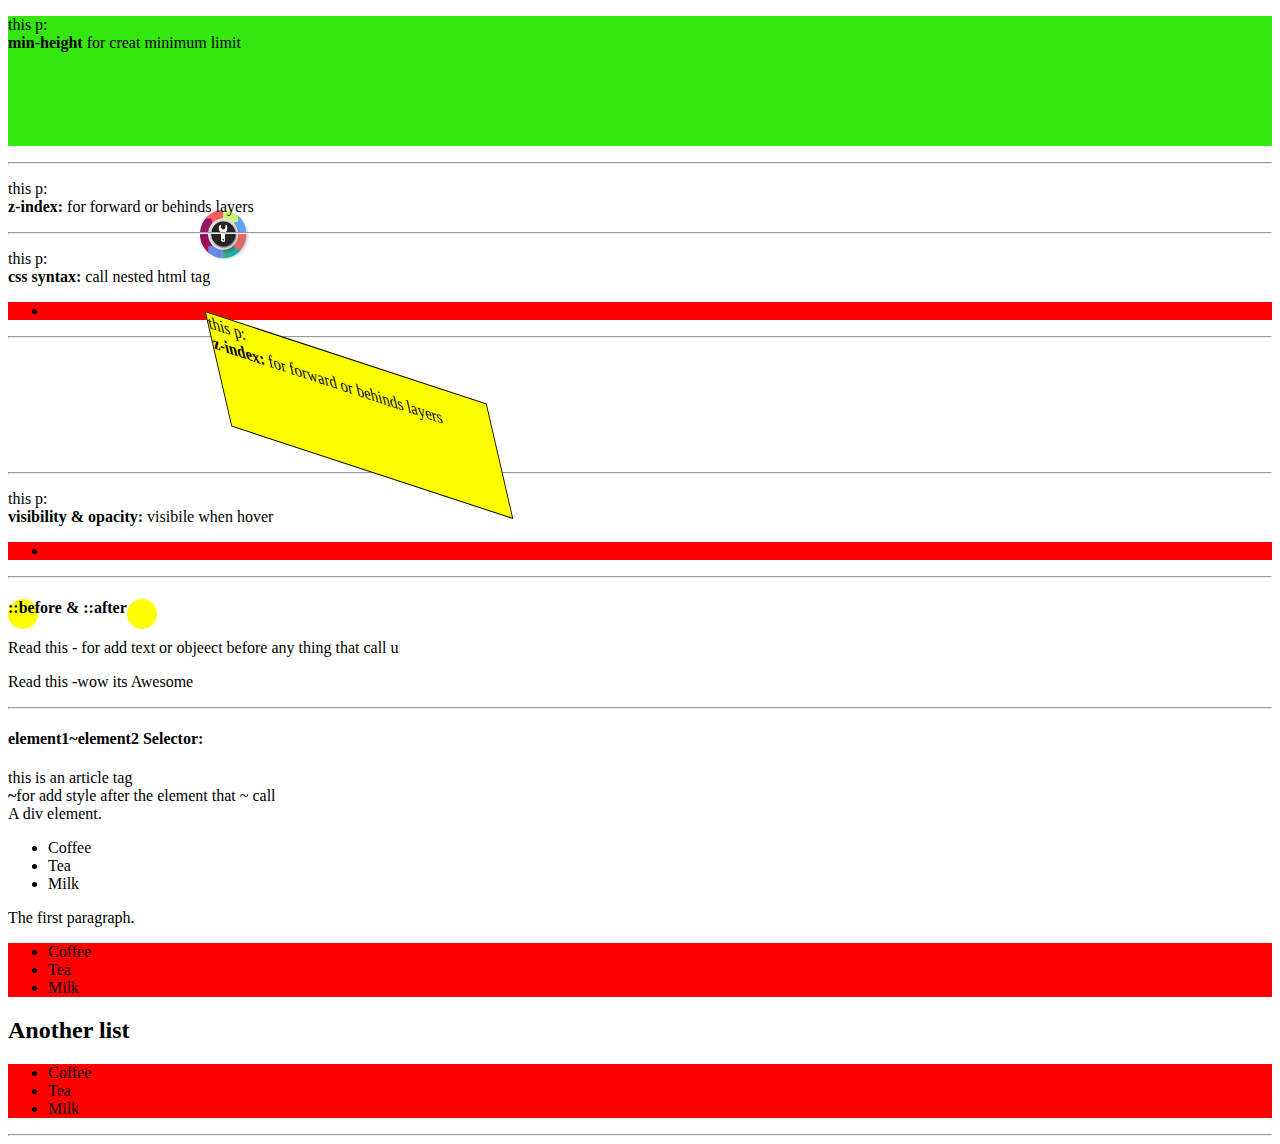
<file: 00-css-steps-learning/index.html>
<!DOCTYPE html>
<html lang="en">
<head>
	<meta charset="UTF-8">
	<meta name="viewport" content="width=device-width, initial-scale=1.0">
	<!-- link fontAwesome -->
	<link rel="stylesheet" href="https://cdnjs.cloudflare.com/ajax/libs/font-awesome/4.7.0/css/font-awesome.css" integrity="sha512-5A8nwdMOWrSz20fDsjczgUidUBR8liPYU+WymTZP1lmY9G6Oc7HlZv156XqnsgNUzTyMefFTcsFH/tnJE/+xBg==" crossorigin="anonymous" />
	<!-- css file -->
	<link rel="stylesheet" type="text/css" href="./style.css">
	<!-- temp code live prewie -->
	<script>document.write('<script src="http://' + (location.host || 'localhost').split(':')[0] + ':35729/livereload.js?snipver=1"></' + 'script>')</script>

	<!-- font link -->
	<link rel="stylesheet" href="http://cdn.font-store.ir/yekan.css">

	<title>Creative css Navigation</title>

</head>
	
	<!-- one -->
	<div class="container1">
		<p class="ex1">this p:<br> <b>min-height</b> for creat minimum limit </p>
	</div>
	<hr>
	<!-- tow -->
	<div class="container2">
		<p class="ex2">this p:<br> <b>z-index:</b> for forward or behinds layers</p>
		<img src="./logo-min.jpg" />
	</div>
	<hr>
	<!-- three -->
	<div class="container3">
		<p class="ex2">this p:<br> <b>css syntax:</b> call nested html tag </p>
		<ul>
			<li class="list active">
				<a href="#" >
					<span class="icon"><i class="fa fa-home" aria-hidden="true"></i></span>
				</a>
			</li>
		</ul>
	</div>
	<hr>
	<!-- four -->
	<div class="container4">
		<p class="ex4">this p:<br> <b>z-index:</b> for forward or behinds layers</p>
	</div>
	<hr>
	<!-- five -->
	<div class="container5">
		<p class="ex2">this p:<br> <b>visibility & opacity:</b> visibile when hover </p>
		<ul>
			<li class="list active">
				<a href="#" >
					<span class="title">خانه </span>
				</a>
			</li>
		</ul>
	</div>
	<hr/>
	<!-- six -->
	<div class="container6">
		<h4>::before & ::after</h4>
		<p class="ex6"> for add text or objeect before any thing that call u</p>
		<p>wow its Awesome</p>
	</div>
	<hr>
	<!-- seven -->
	<div class="container7">
		<h4>element1~element2 Selector:</h4>
		<article class="ex6"> this is an article tag <br/><b>~</b>for add style after the element that ~ call</article>
		<div>A div element.</div>
		<ul>
		  <li>Coffee</li>
		  <li>Tea</li>
		  <li>Milk</li>
		</ul>

		<p>The first paragraph.</p>
		<ul>
		  <li>Coffee</li>
		  <li>Tea</li>
		  <li>Milk</li>
		</ul>

		<h2>Another list</h2>
		<ul>
		  <li>Coffee</li>
		  <li>Tea</li>
		  <li>Milk</li>
		</ul>
		</div>
		<hr>
	<!--  -->

</body>
</html>
</file>
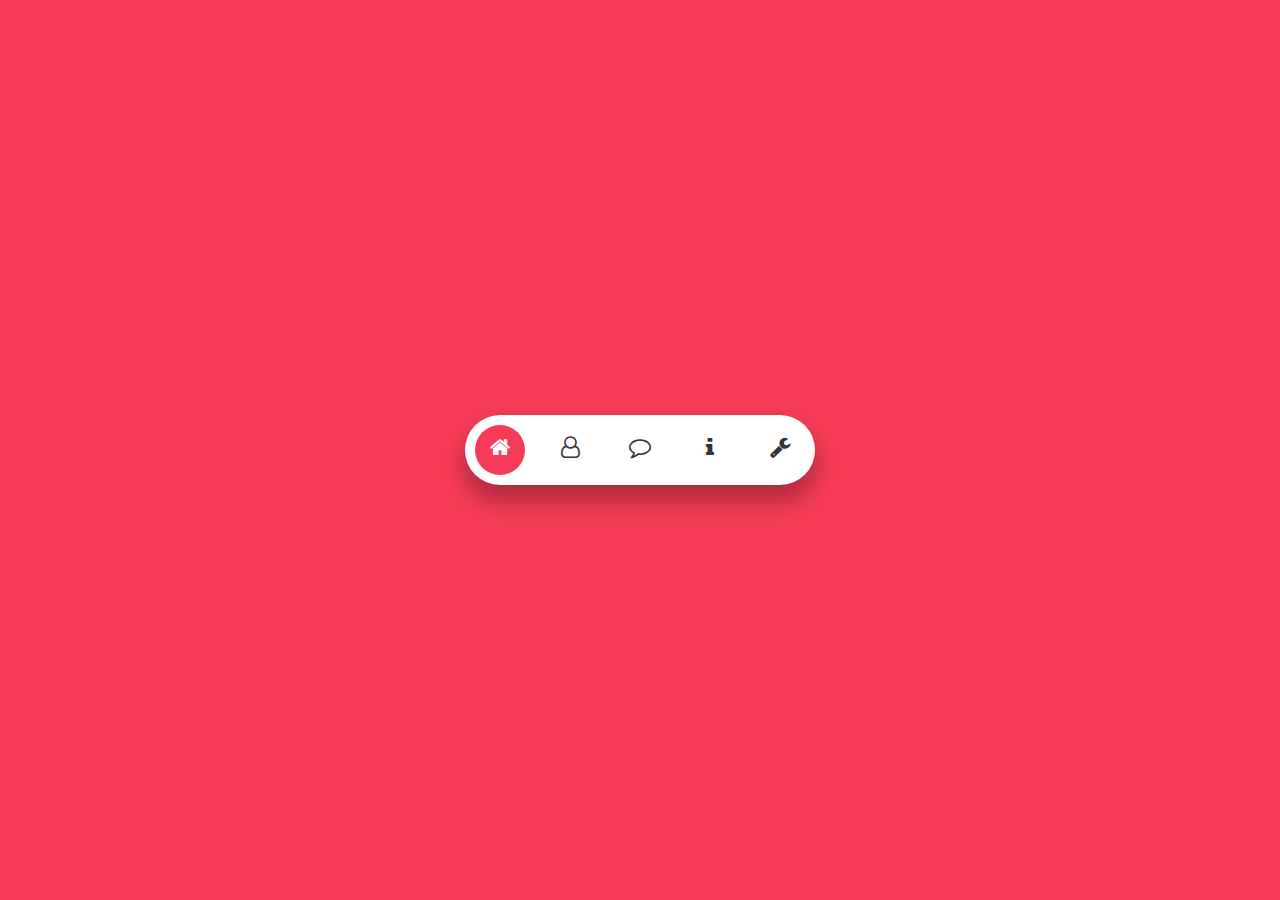
<file: 01-css-Navigation-Indicator/index.html>
<!DOCTYPE html>
<html lang="en">
<head>
	<meta charset="UTF-8">
	<meta name="viewport" content="width=device-width, initial-scale=1.0">
	<!-- link fontAwesome -->
	<link rel="stylesheet" href="https://cdnjs.cloudflare.com/ajax/libs/font-awesome/4.7.0/css/font-awesome.css" integrity="sha512-5A8nwdMOWrSz20fDsjczgUidUBR8liPYU+WymTZP1lmY9G6Oc7HlZv156XqnsgNUzTyMefFTcsFH/tnJE/+xBg==" crossorigin="anonymous" />
	<!-- css file -->
	<link rel="stylesheet" type="text/css" href="./style.css">
	<!-- temp code live prewie -->
	<script>document.write('<script src="http://' + (location.host || 'localhost').split(':')[0] + ':35729/livereload.js?snipver=1"></' + 'script>')</script>

	<!-- font link -->
	<link rel="stylesheet" href="http://cdn.font-store.ir/yekan.css">

	<title>Creative css Navigation</title>

</head>
<body>
	<div class="navigation">
		<ul>
			<li class="list active" data-color='#f53b57'>
				<a href="#" data-color='#f53b57'>
					<span class="icon" id='icon1' data-color='#f53b57'><i class="fa fa-home" aria-hidden="true" data-color='#f53b57'></i></span>
					<span class="title">خانه</span>
				</a>
			</li>
			<li class="list" >
				<a href="#" data-color='#3c40c6'>
					<span class="icon" data-color='#3c40c6'><i class="fa fa-user-o" aria-hidden="true" data-color='#3c40c6'></i></span>
					<span class="title">پروفایل</span>
				</a>
			</li>
			<li class="list" data-color='#05c46b'>
				<a href="#" data-color='#05c46b'>
					<span class="icon" data-color='#05c46b'><i class="fa fa-comment-o" aria-hidden="true" data-color='#05c46b'></i></span>
					<span class="title" id='title3'>پیام ها</span>
				</a>
			</li>
			<li class="list" data-color='#0fbcf9'>
				<a href="#" data-color='#0fbcf9'>
					<span class="icon" data-color='#0fbcf9'><i class="fa fa-info" aria-hidden="true" data-color='#0fbcf9'></i></span>
					<span class="title">راهنمایی</span>
				</a>
			</li>
			<li class="list" data-color='#ffa801'>
				<a href="#" data-color='#ffa801'>
					<span class="icon" data-color='#ffa801'><i class="fa fa-wrench" aria-hidden="true" data-color='#ffa801'></i></span>
					<span class="title">تنظیمات</span>
				</a>
			</li>
			<div class="indicator"></div>
		</ul>
	</div>

	<script>
		var list = document.querySelectorAll('.list');
		for (let i=0;i<list.length;i++) {
			list[i].onclick = () =>{
				let j = 0;
				while (j<list.length){
					list[j++].className = 'list';
				}
				list[i].className = 'list active';
			}
		}

		// we should setInterval to title of navbar atumatically hiden by 2.5 sec

		 list.forEach(lmnt=>{
			lmnt.addEventListener("click",(event)=>{
					let bg = document.querySelector('body');
					let color = event.target.getAttribute('data-color');
					bg.style.backgroundColor = color;
					console.log(event.target);
				}
			)
		})
	</script>
</body>
</html>
</file>
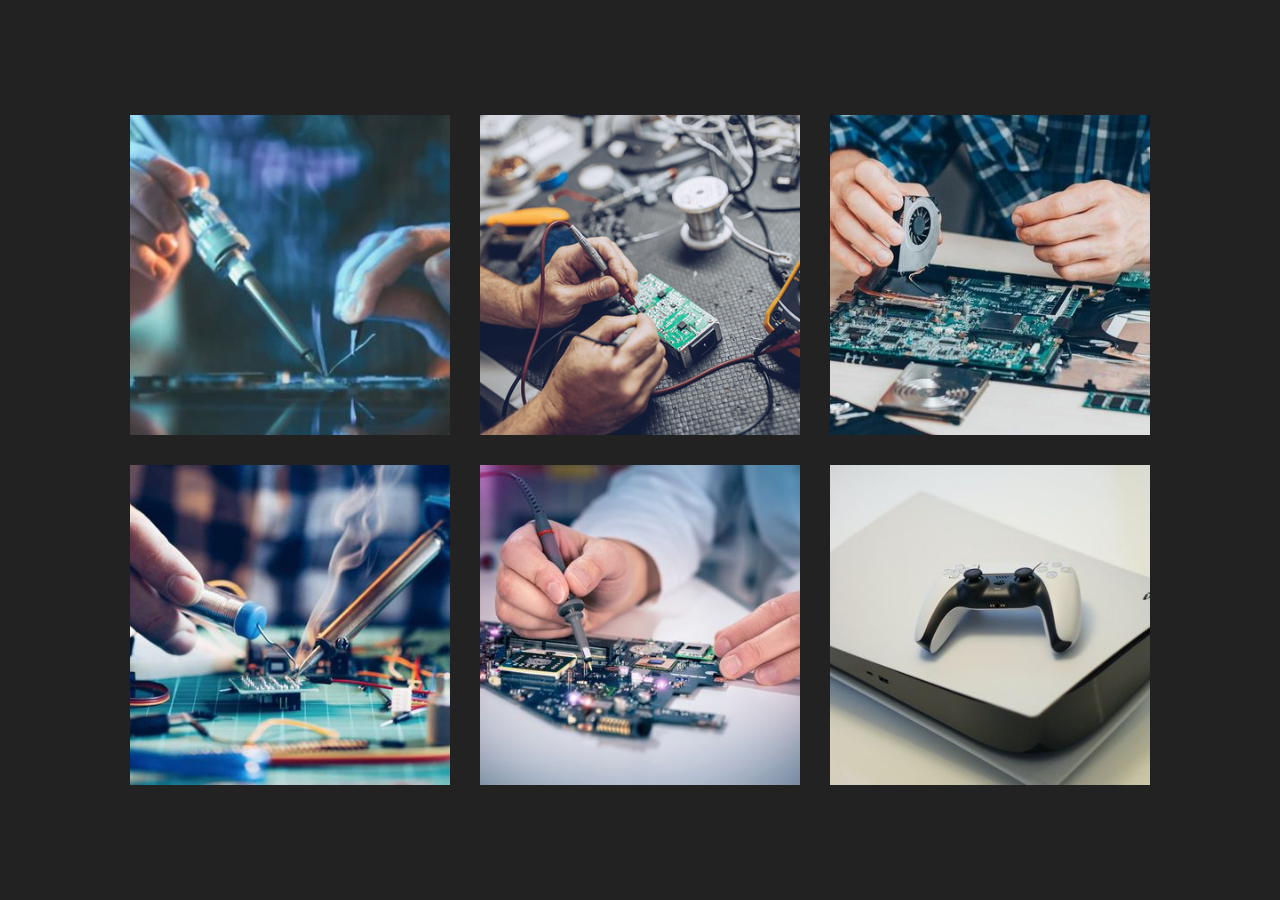
<file: 02-css-info-show/index.html>
<!DOCTYPE html>
<html lang="en">
<head>
	<meta charset="UTF-8">
	<meta name="viewport" content="width=device-width, initial-scale=1.0">
	<!-- link fontAwesome -->
	<link rel="stylesheet" href="https://cdnjs.cloudflare.com/ajax/libs/font-awesome/4.7.0/css/font-awesome.css" integrity="sha512-5A8nwdMOWrSz20fDsjczgUidUBR8liPYU+WymTZP1lmY9G6Oc7HlZv156XqnsgNUzTyMefFTcsFH/tnJE/+xBg==" crossorigin="anonymous" />
	<!-- css file -->
	<link rel="stylesheet" type="text/css" href="./style.css">
	<!-- temp code live prewie -->
	<script>document.write('<script src="http://' + (location.host || 'localhost').split(':')[0] + ':35729/livereload.js?snipver=1"></' + 'script>')</script>

	<!-- font link -->
	<link rel="stylesheet" href="http://cdn.font-store.ir/yekan.css">

	<title>css image hover overlay Effects</title>

</head>
<body>
	<div class="container">
		<div class="card">
			<div class="imgBx">
				<img src="./pic/pic1.jpg" class="pic">
			</div>
			<div class="contentBx">
				<div class="content">
					<h3>post one</h3>
					<p>سایت لورم‌ساز علاوه بر تولید متن ساختگی لورم ایپسوم، انواع ابزارهای آنلاین در زمینه‌های طراحی وبسایت و گرافیک، حسابداری و اندازه‌گیری و دیگر ابزارهای کاربردی برای استفاده در کارهای مختلف ارائه می‌دهد..</p>
				</div>
			</div>
		</div>
	<div class="card">
			<div class="imgBx">
				<img src="./pic/pic2.png" class="pic">
			</div>
			<div class="contentBx">
				<div class="content">
					<h3>post towe</h3>
					<p>سایت لورم‌ساز علاوه بر تولید متن ساختگی لورم ایپسوم، انواع ابزارهای آنلاین در زمینه‌های طراحی وبسایت و گرافیک، حسابداری و اندازه‌گیری و دیگر ابزارهای کاربردی برای استفاده در کارهای مختلف ارائه می‌دهد..</p>
				</div>
			</div>
		</div>
	<div class="card">
			<div class="imgBx">
				<img src="./pic/pic3.jpg" class="pic">
			</div>
			<div class="contentBx">
				<div class="content">
					<h3>post three</h3>
					<p>سایت لورم‌ساز علاوه بر تولید متن ساختگی لورم ایپسوم، انواع ابزارهای آنلاین در زمینه‌های طراحی وبسایت و گرافیک، حسابداری و اندازه‌گیری و دیگر ابزارهای کاربردی برای استفاده در کارهای مختلف ارائه می‌دهد..</p>
				</div>
			</div>
		</div>
	<div class="card">
			<div class="imgBx">
				<img src="./pic/pic4.jpg" class="pic">
			</div>
			<div class="contentBx">
				<div class="content">
					<h3>post four</h3>
					<p>سایت لورم‌ساز علاوه بر تولید متن ساختگی لورم ایپسوم، انواع ابزارهای آنلاین در زمینه‌های طراحی وبسایت و گرافیک، حسابداری و اندازه‌گیری و دیگر ابزارهای کاربردی برای استفاده در کارهای مختلف ارائه می‌دهد..</p>
				</div>
			</div>
		</div>
	<div class="card">
			<div class="imgBx">
				<img src="./pic/pic5.jpg" class="pic">
			</div>
			<div class="contentBx">
				<div class="content">
					<h3>post five</h3>
					<p>سایت لورم‌ساز علاوه بر تولید متن ساختگی لورم ایپسوم، انواع ابزارهای آنلاین در زمینه‌های طراحی وبسایت و گرافیک، حسابداری و اندازه‌گیری و دیگر ابزارهای کاربردی برای استفاده در کارهای مختلف ارائه می‌دهد..</p>
				</div>
			</div>
		</div>
	<div class="card">
			<div class="imgBx">
				<img src="./pic/pic6.jpg" class="pic">
			</div>
			<div class="contentBx">
				<div class="content">
					<h3>post six</h3>
					<p>سایت لورم‌ساز علاوه بر تولید متن ساختگی لورم ایپسوم، انواع ابزارهای آنلاین در زمینه‌های طراحی وبسایت و گرافیک، حسابداری و اندازه‌گیری و دیگر ابزارهای کاربردی برای استفاده در کارهای مختلف ارائه می‌دهد..</p>
				</div>
			</div>
		</div>
	</div>
</body>
</html>
</file>
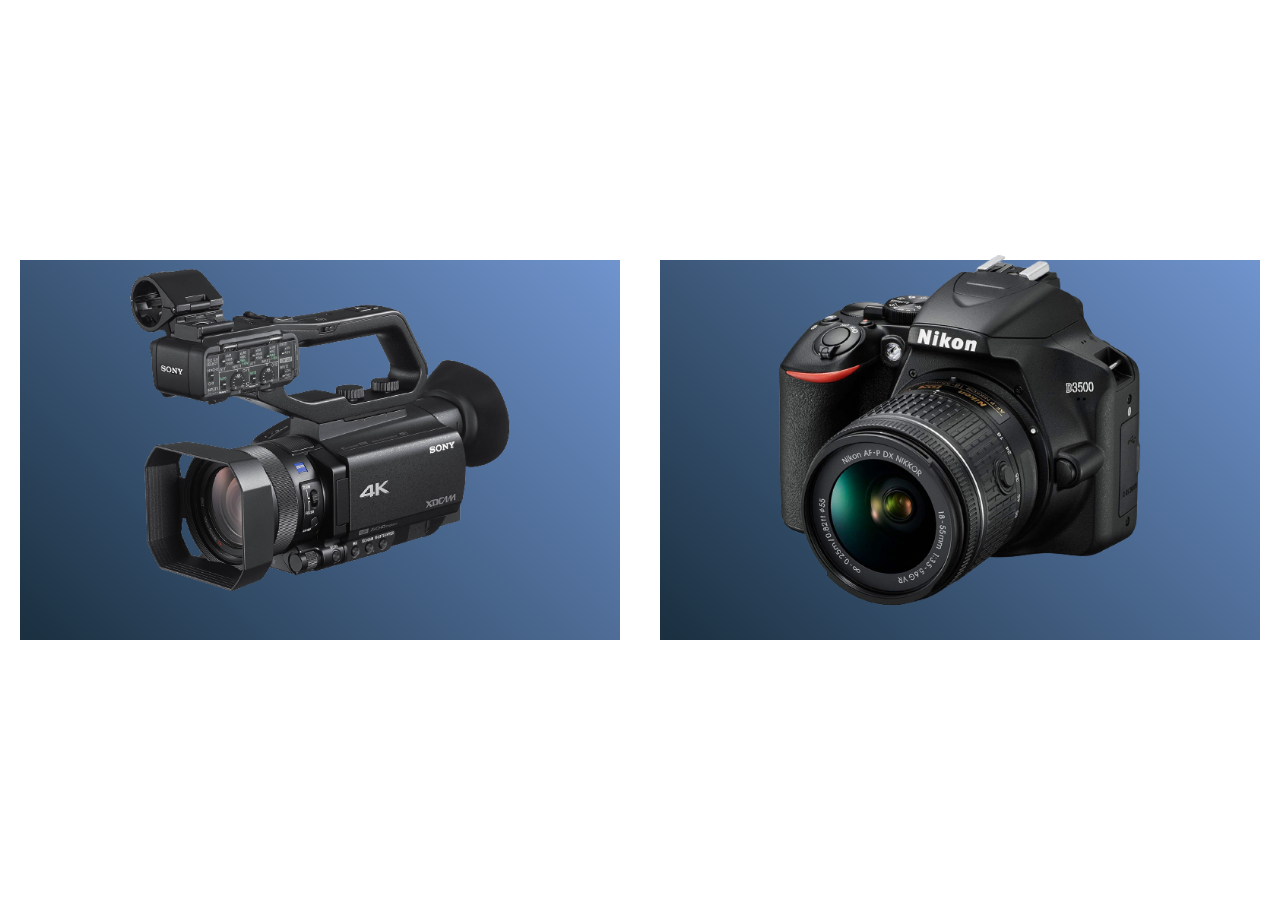
<file: 03-CSS_Responsive_Card_Hover_Effects_Uncharted_4_cards/index.html>
<!DOCTYPE html>
<html lang="en">
<head>
	<meta charset="UTF-8">
	<meta name="viewport" content="width=device-width, initial-scale=1.0">
	<!-- link fontAwesome -->
	<link rel="stylesheet" href="https://cdnjs.cloudflare.com/ajax/libs/font-awesome/4.7.0/css/font-awesome.css" integrity="sha512-5A8nwdMOWrSz20fDsjczgUidUBR8liPYU+WymTZP1lmY9G6Oc7HlZv156XqnsgNUzTyMefFTcsFH/tnJE/+xBg==" crossorigin="anonymous" />
	<!-- css file -->
	<link rel="stylesheet" type="text/css" href="./style.css">
	<!-- temp code live prewie -->
	<script>document.write('<script src="http://' + (location.host || 'localhost').split(':')[0] + ':35729/livereload.js?snipver=1"></' + 'script>')</script>

	<!-- font link -->
	<link rel="stylesheet" href="http://cdn.font-store.ir/yekan.css">

	<title>css image hover overlay Effects</title>

</head>
<body>
	<div class="container">
		<div class="card">
			<div class="content">
				<h2>تعمیرات دوربین عکاسی </h2>
				<p>سایت لورم‌ساز علاوه بر تولید متن ساختگی لورم ایپسوم، انواع ابزارهای آنلاین در زمینه‌های طراحی وبسایت و گرافیک، حسابداری و اندازه‌گیری و دیگر ابزارهای کاربردی برای استفاده در کارهای مختلف ارائه می‌دهد..</p>
				<a href="#">بیشتر...</a>
			</div>
			<img src="pic/camera1.png">
		</div>
		<div class="card">
			<div class="content">
				<h2>تعمیرات دوربین فیلم برداری</h2>
				<p>سایت لورم‌ساز علاوه بر تولید متن ساختگی لورم ایپسوم، انواع ابزارهای آنلاین در زمینه‌های طراحی وبسایت و گرافیک، حسابداری و اندازه‌گیری و دیگر ابزارهای کاربردی برای استفاده در کارهای مختلف ارائه می‌دهد..</p>
				<a href="#">بیشتر...</a>
			</div>
			<img src="pic/camera2.png">
		</div>
	</div>
</body>
</html>
</file>
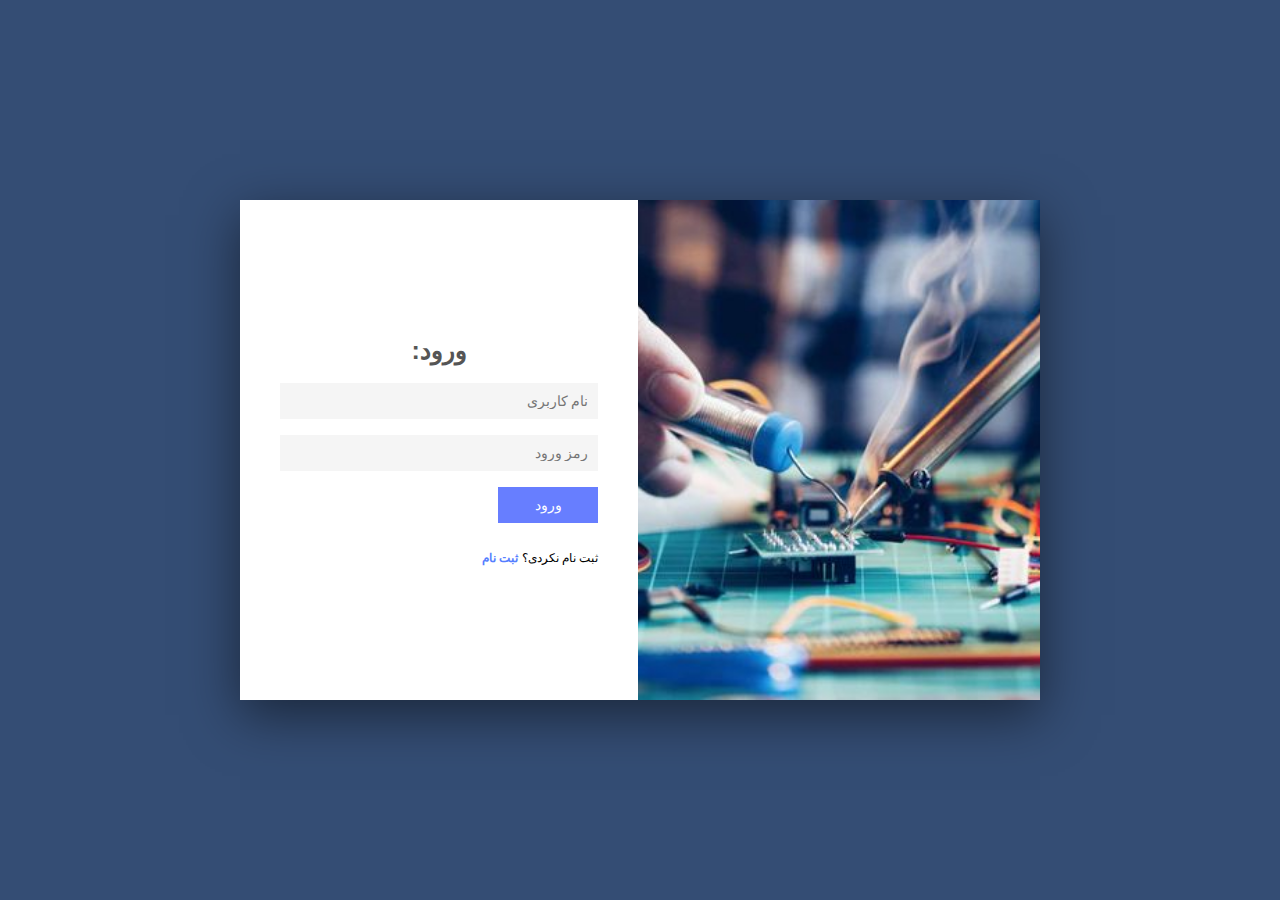
<file: 04-Animated_Login_and_Registration_Form_Html_CSS_Javascrip/index.html>
<!DOCTYPE html>
<html lang="en">
<head>
	<meta charset="UTF-8">
	<meta name="viewport" content="width=device-width, initial-scale=1.0">
	<!-- link fontAwesome -->
	<link rel="stylesheet" href="https://cdnjs.cloudflare.com/ajax/libs/font-awesome/4.7.0/css/font-awesome.css" integrity="sha512-5A8nwdMOWrSz20fDsjczgUidUBR8liPYU+WymTZP1lmY9G6Oc7HlZv156XqnsgNUzTyMefFTcsFH/tnJE/+xBg==" crossorigin="anonymous" />
	<!-- css file -->
	<link rel="stylesheet" type="text/css" href="./style.css">
	<!-- temp code live prewie -->
	<script>document.write('<script src="http://' + (location.host || 'localhost').split(':')[0] + ':35729/livereload.js?snipver=1"></' + 'script>')</script>

	<!-- font link -->
	<link rel="stylesheet" href="http://cdn.font-store.ir/yekan.css">

	<title>css image hover overlay Effects</title>

</head>
<body>
	<section>
		<div class="container">
			<div class="user signinBx">
				<div class="imgBx"><img src="./pic/pic4.jpg">
				</div>
					<div class="formBx">
						<form>
							<h2>ورود:</h2>
							<input type="text" placeholder="نام کاربری" name="">
							<input type="password" placeholder="رمز ورود" name="">
							<input type="submit" value="ورود">
							<p class="signup">ثبت نام نکردی؟<a href="#" onclick='toggleForm()'> ثبت نام</a></p>
						</form>
					</div>
			</div>
			<div class="user signupBx">
					<div class="formBx">
						<form>
							<h2>ساختن حساب کاربری</h2>
							<input type="text" placeholder="نام کاربری" name="">
							<input type="email" placeholder="ایمیل" name="">
							<input type="password" placeholder="ساختن پسورد" name="">
							<input type="password" placeholder="تکرار پسورد" name="">
							<input type="submit" value="ثبت نام">
							<p class="signup">قبلا ثبت نام کردم.<a href="#" onclick='toggleForm()'> ورود</a></p>
						</form>
					</div>
				<div class="imgBx"><img src="./pic/pic5.jpg"></div>
			</div>
		</div>
	</section>
	<script>
		const toggleForm = ()=>{
			const container = document.querySelector('.container');
			const section = document.querySelector('section');
			container.classList.toggle('active');
			section.classList.toggle('active');
		}
	</script>
</body>
</html>
</file>
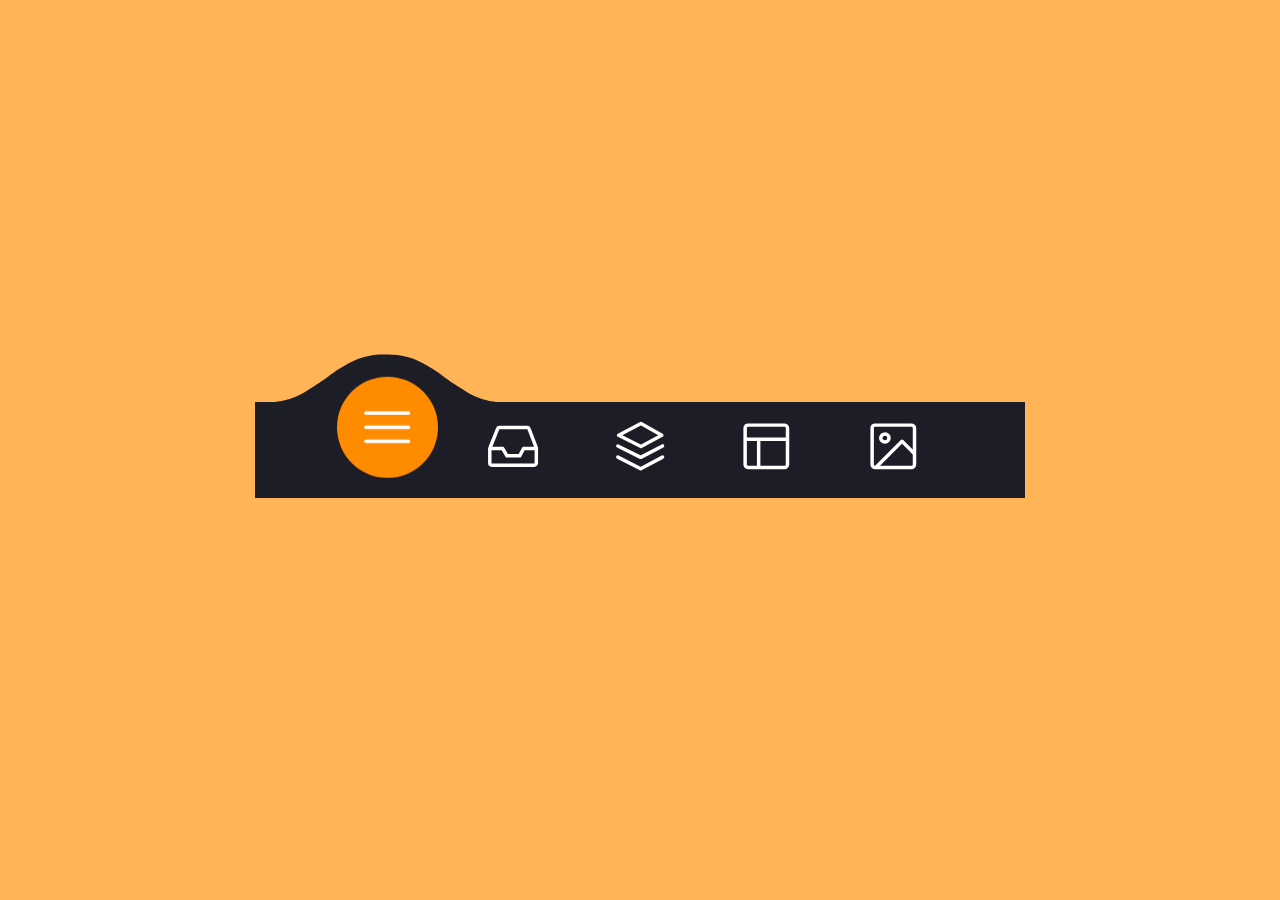
<file: 05-new-navigation-bulb/index.html>
<!DOCTYPE html>
<html lang="en">
<head>
	<meta charset="UTF-8">
	<meta name="viewport" content="width=device-width, initial-scale=1.0">
	<title>05-new-navigation-bulb</title>
	<script>document.write('<script src="http://' + (location.host || 'localhost').split(':')[0] + ':35729/livereload.js?snipver=1"></' + 'script>')</script>
	<link rel='stylesheet' href='./style.css' >
</head>
<body>
	<menu class="menu">
		<button class="menu__item active" 
		style="--bgColorItem: #ff8c00;">
		 	<svg class="icon" viewBox="0 0 24 24">
		 		<path d="M3.8,6.6h16.4"/>
		        <path d="M20.2,12.1H3.8"/>
		        <path d="M3.8,17.5h16.4"/>
		 	</svg>
		</button>
		<button class="menu__item" style="--bgColorItem: #f54888;">
      <svg class="icon" viewBox="0 0 24 24">
        <path  d="M6.7,4.8h10.7c0.3,0,0.6,0.2,0.7,0.5l2.8,7.3c0,0.1,0,0.2,0,0.3v5.6c0,0.4-0.4,0.8-0.8,0.8H3.8
        C3.4,19.3,3,19,3,18.5v-5.6c0-0.1,0-0.2,0.1-0.3L6,5.3C6.1,5,6.4,4.8,6.7,4.8z"/>
        <path  d="M3.4,12.9H8l1.6,2.8h4.9l1.5-2.8h4.6"/>
      </svg>
    </button>

    <button class="menu__item" style="--bgColorItem: #4343f5;" >
      <svg class="icon" viewBox="0 0 24 24">
      <path  d="M3.4,11.9l8.8,4.4l8.4-4.4"/>
      <path  d="M3.4,16.2l8.8,4.5l8.4-4.5"/>
      <path  d="M3.7,7.8l8.6-4.5l8,4.5l-8,4.3L3.7,7.8z"/>
    </button>

    <button class="menu__item" style="--bgColorItem: #e0b115;" > 
      <svg class="icon" viewBox="0 0 24 24" >
        <path  d="M5.1,3.9h13.9c0.6,0,1.2,0.5,1.2,1.2v13.9c0,0.6-0.5,1.2-1.2,1.2H5.1c-0.6,0-1.2-0.5-1.2-1.2V5.1
          C3.9,4.4,4.4,3.9,5.1,3.9z"/>
        <path  d="M4.2,9.3h15.6"/>
        <path  d="M9.1,9.5v10.3"/>
    </button>

    <button class="menu__item" style="--bgColorItem:#65ddb7;">
      <svg class="icon" viewBox="0 0 24 24" >
        <path  d="M5.1,3.9h13.9c0.6,0,1.2,0.5,1.2,1.2v13.9c0,0.6-0.5,1.2-1.2,1.2H5.1c-0.6,0-1.2-0.5-1.2-1.2V5.1
          C3.9,4.4,4.4,3.9,5.1,3.9z"/>
        <path  d="M5.5,20l9.9-9.9l4.7,4.7"/>
        <path  d="M10.4,8.8c0,0.9-0.7,1.6-1.6,1.6c-0.9,0-1.6-0.7-1.6-1.6C7.3,8,8,7.3,8.9,7.3C9.7,7.3,10.4,8,10.4,8.8z"/>
      </svg>
    </button>

    <div class="menu__border"></div>

	</menu>
	<div class="svg-container">
	    <svg viewBox="0 0 202.9 45.5" >
	      <clipPath id="menu" clipPathUnits="objectBoundingBox" transform="scale(0.0049285362247413 0.021978021978022)">
	        <path  d="M6.7,45.5c5.7,0.1,14.1-0.4,23.3-4c5.7-2.3,9.9-5,18.1-10.5c10.7-7.1,11.8-9.2,20.6-14.3c5-2.9,9.2-5.2,15.2-7
	          c7.1-2.1,13.3-2.3,17.6-2.1c4.2-0.2,10.5,0.1,17.6,2.1c6.1,1.8,10.2,4.1,15.2,7c8.8,5,9.9,7.1,20.6,14.3c8.3,5.5,12.4,8.2,18.1,10.5
	          c9.2,3.6,17.6,4.2,23.3,4H6.7z"/>
	      </clipPath>
	    </svg>
  </div>

  <script src="./app.js"></script>
</body>
</html>
</file>
<file: 00-css-steps-learning/style.css>
/*one*/
p.ex1 {
	background-color: #33e70f;
	min-height: 130px;
}
/*tow*/
.container2 img{
	/*absolute for stick somthing to some where*/
	position: absolute;
	top: 210px;
	left: 200px;
	height: 50px;
	width: 50px;
	z-index: -1;
}
/*three*/
.container3 ul li.active a .icon {
	color: red;
}
/*four*/
.container4 p {
  width: 300px;
  height: 100px;
  background-color: yellow;
  border: 1px solid black;
  transform: translate(200px,10px) rotate(16deg) scale(.5, .5) scaleY(2) scaleX(2) skew(20deg, 5deg) matrix(1, -.05, .2, 1, 0, 0) ; /* Standard syntax */
  /*-ms-transform: translate(10px,10px); /* IE 9 */
}
/*five*/
.container5 ul li a {
	position: relative;
	display: flex;
	justify-content: center;
	align-items: center;
	width: 100%;
	text-align: center;
	color: #333;
	font-width: 500;
}

.container5 ul li a .title {
	position: absolute;
	top: -7px;
	left: 20px;
	transform: translate(-50%,1%);
	font-size: 18px;
	background-color: #fff;
	width: auto;
	padding: 5px 10px ;
	border-radius: 15px;
	box-shadow: 0 15px 25px rgba(0,0,0,.3);
	transition: 0.5s;
	opacity: 0;
	visibility: hidden;
}

.container5 ul li:hover a .title {
	opacity: 1;
	visibility: visible;
	transform: translate(-50%,50%);
}

/*six*/
.container6 p::before {
	content:'Read this -';
}

.container6 h4::before {
	content:' ';
	position: absolute;
	width: 30px;
	height: 30px;
	z-index: -1;
	border-radius: 50px;
	background-color: yellow;
}

.container6 h4::after {
	content:' ';
	position: absolute;
	width: 30px;
	height: 30px;
	z-index: -1;
	border-radius: 50px;
	background-color: yellow;
}


/* seven */

p ~ ul {
  background: #ff0000;
}

/* eight */
</file>
<file: 01-css-Navigation-Indicator/style.css>
* {
	margin: 0;
	padding: 0;
	box-sizing: border-box;
	font-family: 'yekan';
}

body {
	display: flex;
	justify-content: center;
	align-items: center;
	/*i cant understand this code*/
	min-height: 100vh;
	transition: 0.6s;
	background-color: #f53b57;
}

.navigation {
	position: relative;
	width: 350px;
	height: 70px;
	background-color: #fff;
	border-radius: 35px;
	box-shadow: 0 15px 25px rgba(0,0,0,.3);
}

.navigation ul {
	position: absolute;
	top:0;
	left: 0;
	width: 100%;
	display: flex;

}

.navigation ul li {
	position: relative;
	list-style: none;
	width: 70px;
	height: 70px;
	z-index: 1;
}

.navigation ul li a {
	position: relative;
	display: flex;
	justify-content: center;
	align-items: center;
	width: 100%;
	text-align: center;
	color: #333;
	font-width: 500;
}

.navigation ul li a .icon {
	position: relative;
	display: block;
	line-height: 70px;
	text-align: center;
}

.navigation ul li.active a .icon {
	color: #fff;
}

.navigation ul li.reamin a .icon {
	color: #333;
}

.navigation ul li a .icon .fa {
	font-size: 22px;

}


.navigation ul li a .title {
	position: absolute;
	top: -70px;
	left: 50%;
	transform: translate(-50%,5%);
	font-size: 18px;
	background-color: #fff;
	width: auto;
	padding: 5px 10px ;
	border-radius: 15px;
	box-shadow: 0 15px 25px rgba(0,0,0,.3);
	transition: 0.5s;
	opacity: 0;
	visibility: hidden;
}

.navigation ul li:hover a .title {
	opacity: 1;
	visibility: visible;
	transform: translate(-50%,80%);
}

.navigation ul li a #title3 {
	width: 78px;
}


.navigation ul li a .title::before {
	content: '';
	position: absolute;
	width: 12px;
	height: 12px;
	background-color: #fff;
	bottom: -8px;
	left : 48%;
	transform: rotate(45deg) translateX(-50%);
	border-radius: 3px;
}

.navigation ul .indicator {
	position: absolute;
	left: 0;
	width: 70px;
	height: 70px;
	transition: 0.5s;
}

.navigation ul .indicator::before {
	content: '';
	position: absolute;
	top: 50%;
	left: 50%;
	transform: translate(-50%,-50%);
	background: #333;	
	width: 50px;
	height: 50px;
	border-radius: 50%;
	transition: 0.5s;
}



/* indicator part 1 */

.navigation ul li:nth-child(1).active ~ .indicator {
	transform: translateX(calc(70px * 0));
}

.navigation ul li:nth-child(2).active ~ .indicator {
	transform: translateX(calc(70px * 1));
}

.navigation ul li:nth-child(3).active ~ .indicator {
	transform: translateX(calc(70px * 2));
}

.navigation ul li:nth-child(4).active ~ .indicator {
	transform: translateX(calc(70px * 3));
}

.navigation ul li:nth-child(5).active ~ .indicator {
	transform: translateX(calc(70px * 4));
}

/* indicator part 2 */

.navigation ul li:nth-child(1).active ~ .indicator::before {
	background: #f53b57;
}

.navigation ul li:nth-child(2).active ~ .indicator::before {
	background: #3c40c6;
}

.navigation ul li:nth-child(3).active ~ .indicator::before {
	background: #05c46b;
}

.navigation ul li:nth-child(4).active ~ .indicator::before {
background: #0fbcf9;
}

.navigation ul li:nth-child(5).active ~ .indicator::before {
	background: #ffa801;
}
</file>
<file: 02-css-info-show/style.css>
@import url('https://v1.fontapi.ir/css/Mikhak');

.pic{
	width: 478px;
	height: 478px;
}

* {
	margin: 0;
	padding: 0;
	box-sizing: border-box;
	font-family: 'Mikhak', sans-serif;
}

body {
	display: flex;
	flex-direction: column;
	justify-content: center;
	align-items: center;
	text-align: center;
	min-height: 100vh;
	background-color: #222;

}

.container {
	position: relative;
	display: flex;
	justify-content: center;
	align-items: center;
	flex-wrap: wrap;
	max-width: 1100px;
}

.container .card {
	position: relative;
	width: 320px;
	height: 320px;
	margin: 15px;
	overflow: hidden;
}

.container .card .imgBx,
.container .card .contentBx {
	position: absolute;
	top: 0;
	left: 0;
	width: 100%;
	height: 100%;
}

.container .card .imgBx img {
	position: absolute;
	top: 0;
	left: 0;
	width: 100%;
	height: 100%;
	object-fit: cover;
}

.container .card .contentBx::Before {
	content: '';
	position: absolute;
	width: 100%;
	height: 100%;
	top: 0;
	left: 0;
	background-color: #fff;
	transform: scaleX(0);
	transition: transform .6s ease-in-out;
	/*new*/
	transform-origin: right; 
	transition-delay: 0.5s;
}

.container .card:hover .contentBx::Before {
	transform: scaleX(1);
	/*new*/
	transform-origin: left; 	
	transition-delay: 0s;
}	

.container .card .contentBx {
	display: flex;
	justify-content: center;
	align-items: center;
}

.container .card .contentBx .content {
	position: relative;
	padding: 30px;
	font-size: 19px;
	transition: transform .7s ease-in-out;
	z-index: 1;
	transform: translateX(-300px);
	transition-delay: 0s;
}

.container .card:hover .contentBx .content {
	transition-delay: .4s;
	transform: translateX(0);

}

.container .card .contentBx .content h3{
	font-size: 1.5em;
	text-transform: uppercase;
	letter-spacing: 1px;
}

.container .card .contentBx .content p{
	font-size: 1em;
	line-height: 1.4em;
	font-weight: 300;
}
</file>
<file: 03-CSS_Responsive_Card_Hover_Effects_Uncharted_4_cards/style.css>
@import url('https://v1.fontapi.ir/css/Mikhak');


* {
	margin: 0;
	padding: 0;
	box-sizing: border-box;
	font-family: 'Mikhak', sans-serif;
}


 body {
 	display: flex;
 	justify-content: center;
 	align-items: center;
 	text-align: center;
 	min-height: 100vh;
 	direction: rtl;
 }

 .container {
 	position: relative;
 	display: flex;
 	justify-content: center;
 	align-items: center;
 }

 .container .card {
 	position: relative;
 	width: auto;
 	height: 380px;
 	margin: 20px;
 	display: flex;
 	justify-content: flex-start;
 	transition: .5s;
 	align-items: center;
 	background: linear-gradient(45deg,#1a2f3f,#7094ce);
 }

 .container .card img {
 	position: absolute;
 	bottom: 20px;
 	left: 50%;
 	transform: translateX(-50%);
 	height: 380px;
 	transition: .5s;
 }
.container .card:hover img {
	left: 22%;
	height: 320px;
	z-index: 1;


}

.container .card .content {
	position: relative;
	width: 50%;
	left: -20%;
	bottom: 1.3em;
	opacity: 0;
	visibility: hidden;
	padding: 8px 8px 8px 7px;
	transition: .5s;
	font-size: .7em;
}

.container .card:hover .content {
	left: 0;
	opacity: 1;
	visibility: visible;
}

.container .card .content h2 {
	color: #fff;
	font-size: 2em;
	line-height: 1em;
	margin-bottom: 7px;
}

.container .card .content p {
	color: #fff;
}

.container .card .content a {
	position: relative;
	color:#111;
	background: #fff;
	display: inline-block;
	padding: 6px 13px;
	margin-top: 10px;
	text-decoration: none;
	font-width: 700;
}

@media (max-width:1190px){
	.container .card {
		width: auto;
		max-width: 600px;
		align-items: flex-end;
	}

	.container .card:hover {
		height: 550px;
	}
	.container .card:hover img{
		left: 40%;
		bottom: -1.5em;
		height: 300px;
	}
	.container .card .content {
		width: 100%;
		bottom: 12.5em;
		left: 0;
		padding: 40px;
	}
}

@media (max-width:750px){
	.container {
		flex-direction: column;
	}
}

@media (max-width:370px){
	.container .card:hover {
		height:400px ;
	}
	.container .card .content {
		padding: 30px;
	}
	.container .card img{
		height: 250px;
		bottom: 2.4em;
	}
	.container .card:hover img{
		left: 50%;	
		height: 200px;
		bottom: -1.5em;
	}
	.container .card .content {
		bottom: 10em;
		font-size:.6em;
		padding: 10px 10px 0px 20px;
	}
}
</file>
<file: 04-Animated_Login_and_Registration_Form_Html_CSS_Javascrip/style.css>
@import url('https://v1.fontapi.ir/css/Mikhak');


* {
	margin: 0;
	padding: 0;
	box-sizing: border-box;
	font-family: 'Mikhak', sans-serif;
}


 section {
 	position: relative;
 	display: flex;
 	justify-content: center;
 	align-items: center;
 	padding: 20px;
 	min-height: 100vh;
 	background: #344d74;
 	transition: .5s;
 	direction: rtl;
 }

 section.active {
 	background: #dfdee6;
 }

 section .container {
 	position: relative;
 	width: 800px;
 	height: 500px;
 	background: #fff;
 	box-shadow: 0 15px 50px rgba(0,0,0,0.5);
 	overflow: hidden;
 }

 section .container .user {
 	position: absolute;
 	top: 0;
 	left: 0;
 	width: 100%;
 	height: 100%;
 	display: flex;
 }

  section .container .user .imgBx {
  	position: relative;
  	width: 58%;
  	height: 100%;
  	transition: .5s;
  }

section .container .user .imgBx img {
  	position: absolute;
 	top: 0;
 	left: 0;
 	width: 100%;
 	height: 100%;
 	/*new for me*/
 	object-fit: cover;

}

section .container .user .formBx {
  	position: relative;
  	width: 56%;
  	height: 100%;
  	padding: 40px;
  	background: #fff;
  	display: flex;
  	justify-content: center;
  	align-items: center;
  	transition: .5s;
}

section .container .user .formBx h2 {
	font-size: 25px;
	font-weight: 600;
	/*text-transform: uppercase;*/
	/*letter-spacing: 2px;*/
	text-align: center;
	width: 100%;
	margin-bottom: 10px;
	color: #555;
}

section .container .user .formBx input {
	width: 100%;
	padding: 10px;
	background:#f5f5f5;
	color: #333;
	border: none;
	outline: none;
	box-shadow: none;
	font-size: 14px;
	margin: 8px 0;
	font-weight: 300;

}
section .container .user .formBx input[type="submit"] {
	max-width: 100px;
	background: #677eff;
	color: #fff;
	cursor: pointer;
	font-size: 14px;
	font-weight: 500;
	letter-spacing: 1px;
	transition: 3s;
}
section .container .user .formBx input[type="submit"]:hover {
	letter-spacing: 7px;
}

section .container .user .formBx .signup {
	position: relative;
	margin-top: 20px;
	font-size: 12px;
	font-weight: 400;
}
section .container .user .formBx .signup a 
{
	font-weight: 600;
	text-decoration: none;
	color: #557eff;
}

/* SignUp page */
section .container .signupBx {
	/* new for me: it disabel every things has clickable  */
	pointer-events: none;

}

section .container.active .signupBx {
	pointer-events: initial;
} 

section .container .signupBx .formBx {
	top: 100%;
}
section .container .signupBx .imgBx {
	top: -100%;
	transition: .5s;
}
/* Sign in Page */
section .container .signinBx {
	top: 0;
}
section .container.active .signinBx .formBx {
	top: 100%;
}

section .container .signinBx .imgBx {
	top: 0;
	transition: 0.5s;
}
section .container.active .signinBx .imgBx {
	top: -100%;
}

/* active */
section .container.active .signupBx .formBx {
	top: 0;
}
section .container.active .signupBx .imgBx {
	top: 0;
}

@media( max-width: 650px ){

	section .container {
		max-width: 400px;
	}
	section .container .imgBx {
		display: none;
	}
	section .container .user .formBx {
		width: 100%;
	}
}
</file>
<file: 05-new-navigation-bulb/style.css>
html {

    box-sizing: border-box;
    --bgColorMenu : #1d1d27;
    --duration: .7s;    

}

html *,
html *::before,
html *::after {

    box-sizing: inherit;

}

body {
	margin: 0;
	display: flex;
	height: 100vh;
	overflow: hidden;
	align-items: center;
	justify-content: center;
	background-color: #ffb457;
	-webkit-tap-highlight-color: transparent;
	transition: background-color var(--duration);
}

.menu {
	margin: 0;
	display: flex;
	width: 32.05em;
	font-size: 1.5em;
	padding: 0 2.85em;
	position: relative;
	align-items: center;
	justify-content: center;
	background-color: var(--bgColorMenu)
} 

.menu__item {
	all: unset;/*new*/
	flex-grow: 1;
	z-index: 100;
	display: flex;
	cursor: pointer;
	position: relative;
	border-radius: 50%;
	align-items: center;
	will-change: transform;
	justify-content: center;
	padding: 0.55em 0 0.85em;
	transition: transform var(--timeOut , var(--duration));
}

.menu__item::before{
	content: '';
	z-index: -1;
	width: 4.2em;
	height: 4.2em;
	border-radius: 50%;
	position: absolute;
	transform: scale(0);
	/*background-color: #fa2;*/
	transition: background-color var(--duration), transform var(--duration);
}

.menu__item.active {
	transform: translate3d(0,-0.8em , 0);/* new */
}

.menu__item.active::before {
	transform: scale(1);
	background-color: var(--bgColorItem)
}

.icon {
	width: 2.6em;
	height: 2.6em;
	stroke: white;/* new */
	fill: transparent;/* new */
	stroke-width: 1pt;/* new */
	stroke-miterlimit: 10;/* new */
	stroke-linecap: round;/* new */
	stroke-linejoin: round;/* new */
	stroke-dasharray: 400;/* new */
}

.menu__item.active .icon {
	animation: strok 1.5s reverse ;/* new */
}

@keyframes stork {
	100% {
		stroke-dashoffset: 400;/* new */
	}
}

/* it's bulb setup */
.menu__border {
	left: 0;
	bottom: 99%;
	width: 10.9em;
	height: 2.4em;
	position: absolute;
	clip-path: url(#menu);/* new */
	will-change: transform;/* new */
	background-color: var(--bgColorMenu);
	transition: transform var(--timeOut , var(--duration));
}

.svg-container {
	width: 0;
	height: 0;
}

@media screen and (max-width: 50em){
	.menu{
		font-size: .8em;
	}
}
</file>
